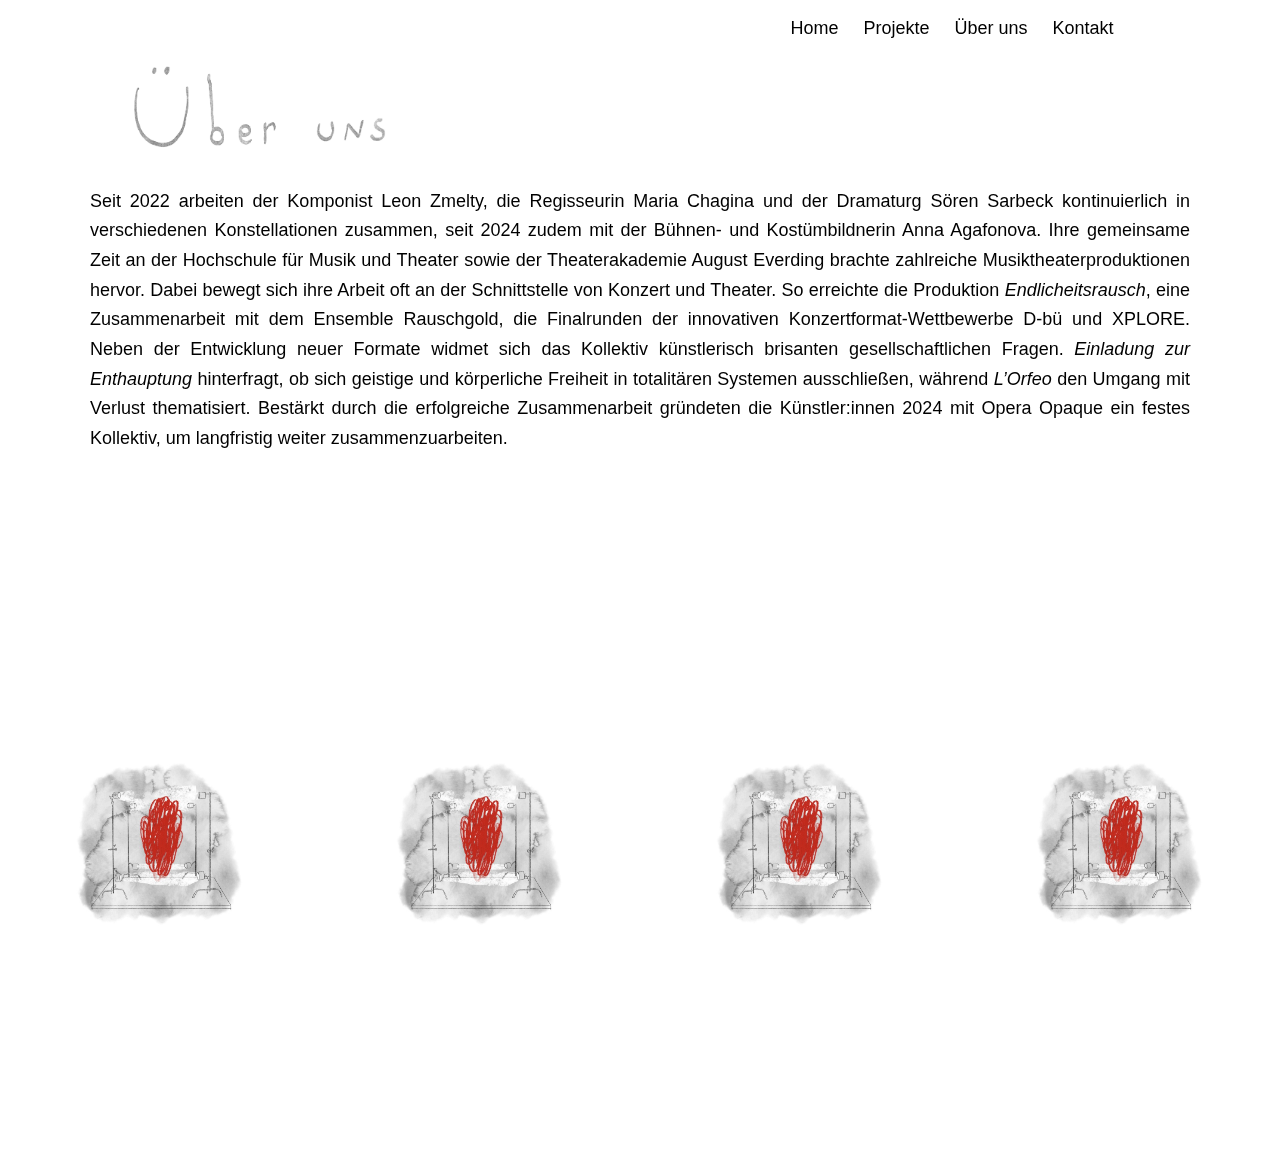
<file: about.html>
<!doctype html>
<html lang="de">
<head>
  <meta charset="utf-8" />
  <meta name="viewport" content="width=device-width, initial-scale=1" />
  <title>Über uns – Opera Opaque</title>
  <meta name="description" content="Über das Kollektiv Opera Opaque" />
  <link rel="stylesheet" href="styles.css">
  <link rel="icon" href="bilder/favicon.png" type="image/png">
</head>
<body class="about">

  <!-- Header -->
  <header class="site-header">
    <!--div class="brand">Opera Opaque</div-->
    <nav class="navlinks" aria-label="Hauptnavigation">
      <a href="index.html">Home</a>
      <a href="projekte.html">Projekte</a>
      <a href="about.html" aria-current="page">Über uns</a>
      <a href="kontakt.html">Kontakt</a>
    </nav>
  </header>

  <main>
    <!-- ÜBER UNS -->
    <section id="about" class="about-section" aria-labelledby="about-title">
      <h2 id="about-title" class="section-title">
        <img src="bilder/about-drawing.jpg" alt="Über uns" />
      </h2>

      <p class="about-intro">
        Seit 2022 arbeiten der Komponist Leon Zmelty, die Regisseurin Maria Chagina und der
        Dramaturg Sören Sarbeck kontinuierlich in verschiedenen Konstellationen zusammen,
        seit 2024 zudem mit der Bühnen- und Kostümbildnerin Anna Agafonova. Ihre
        gemeinsame Zeit an der Hochschule für Musik und Theater sowie der
        Theaterakademie August Everding brachte zahlreiche Musiktheaterproduktionen
        hervor. Dabei bewegt sich ihre Arbeit oft an der Schnittstelle von Konzert und Theater.
        So erreichte die Produktion <i>Endlicheitsrausch</i>, eine Zusammenarbeit mit dem Ensemble
        Rauschgold, die Finalrunden der innovativen Konzertformat-Wettbewerbe D-bü und
        XPLORE. Neben der Entwicklung neuer Formate widmet sich das Kollektiv künstlerisch
        brisanten gesellschaftlichen Fragen. <i>Einladung zur Enthauptung</i> hinterfragt, ob sich
        geistige und körperliche Freiheit in totalitären Systemen ausschließen, während <i>L’Orfeo</i>
        den Umgang mit Verlust thematisiert. Bestärkt durch die erfolgreiche Zusammenarbeit
        gründeten die Künstler:innen 2024 mit Opera Opaque ein festes Kollektiv, um langfristig
        weiter zusammenzuarbeiten.
      </p>

      <!-- Vollbreite Team-Bilder / Galerie -->
      <div class="about-gallery fullwidth-gallery">

        <!-- Maria Chagina -->
        <figure class="person">
          <img class="image-default" src="bilder/maria-1.jpg" alt="Maria Chagina – Regie">
          <img class="image-hover"  src="bilder/maria-2.jpg" alt="" aria-hidden="true">

          <figcaption class="overlay">
            <h3 class="name">Maria Chagina</h3>
            <span class="role">Regie</span>
          </figcaption>

          <a class="card-link"
             href="https://mariachagina.com/"
             target="_blank" rel="noopener"
             aria-label="Externe Seite von Maria Chagina"></a>
        </figure>

        <!-- Leon Zmelty -->
        <figure class="person">
          <img class="image-default" src="bilder/leon-1.jpg" alt="Leon Zmelty – Komposition">
          <img class="image-hover"  src="bilder/leon-2.jpg" alt="" aria-hidden="true">

          <figcaption class="overlay">
            <h3 class="name">Leon Zmelty</h3>
            <span class="role">Komposition</span>
          </figcaption>

          <a class="card-link"
             href="https://www.leonzmelty.de/"
             target="_blank" rel="noopener"
             aria-label="Externe Seite von Leon Zmelty"></a>
        </figure>

        <!-- Sören Sarbeck -->
        <figure class="person">
          <img class="image-default" src="bilder/soeren-1.jpg" alt="Sören Sarbeck – Dramaturgie &amp; Text">
          <img class="image-hover"  src="bilder/soeren-2.jpg" alt="" aria-hidden="true">

          <figcaption class="overlay">
            <h3 class="name">Sören Sarbeck</h3>
            <span class="role">Dramaturgie &amp; Text</span>
          </figcaption>

          <a class="card-link"
             href="https://www.theaterluebeck.de/personen/soeren-sarbeck.html"
             target="_blank" rel="noopener"
             aria-label="Externe Seite von Sören Sarbeck"></a>
        </figure>

        <!-- Anna Agafonova -->
        <figure class="person">
          <img class="image-default" src="bilder/anna-1.jpg" alt="Anna Agafonova – Bühne &amp; Kostüm">
          <img class="image-hover"  src="bilder/anna-2.jpg" alt="" aria-hidden="true">

          <figcaption class="overlay">
            <h3 class="name">Anna Agafonova</h3>
            <span class="role">Bühne &amp; Kostüm</span>
          </figcaption>

          <a class="card-link"
             href="https://www.behance.net/aagafonova?locale=de_DE"
             target="_blank" rel="noopener"
             aria-label="Externe Seite von Anna Agafonova"></a>
        </figure>

      </div>
    </section>
  </main>
<script src="about.js"></script>

</body>
</html>
</file>
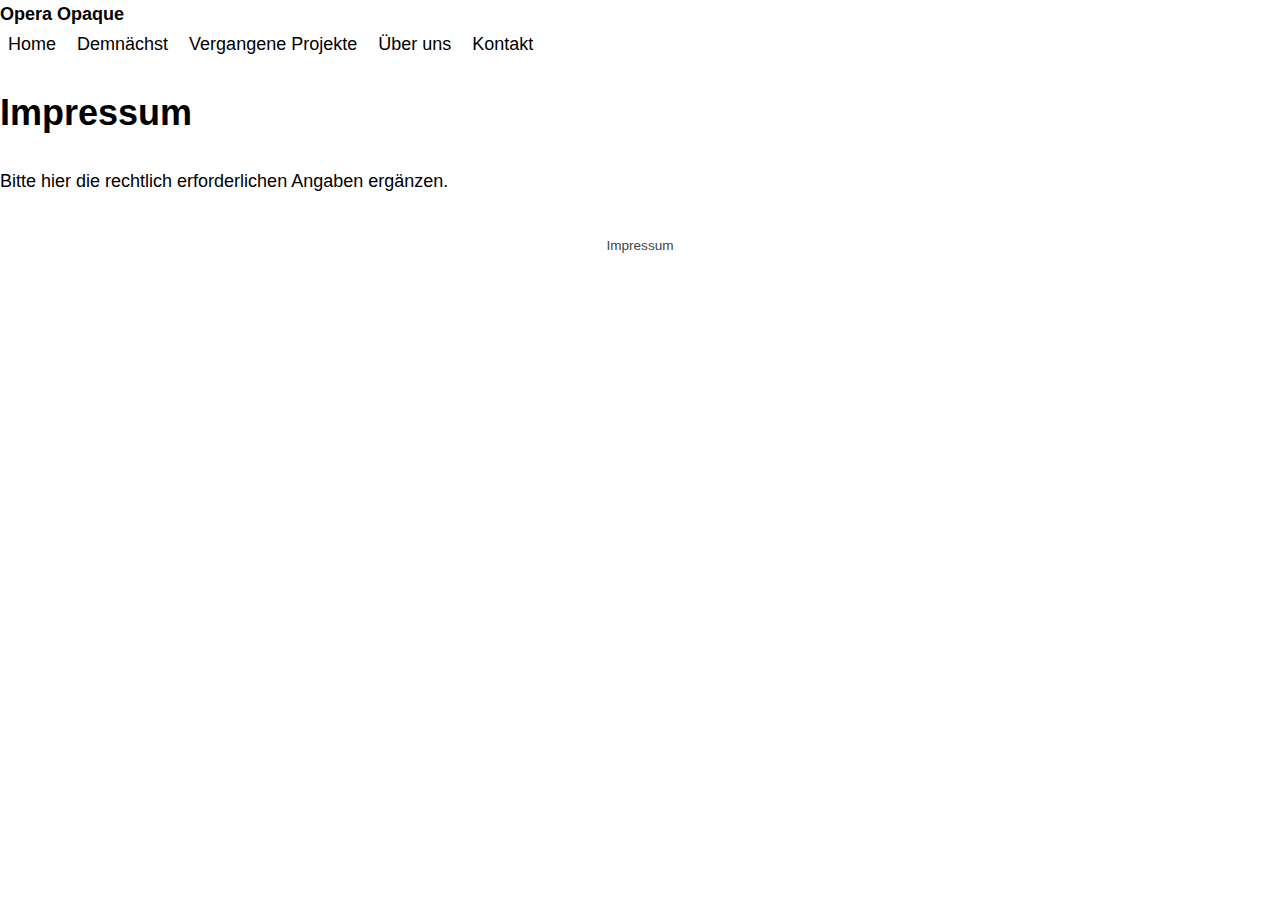
<file: impressum.html>
<!doctype html>
<html lang="de">
<head>
  <meta charset="utf-8" />
  <meta name="viewport" content="width=device-width, initial-scale=1" />
  <title>Impressum – Opera Opaque</title>
  <meta name="description" content="Impressum für Opera Opaque." />
  <link rel="stylesheet" href="styles.css">
</head>
<body>
  <header>
  <a href="index.html" class="brand">Opera Opaque</a>
  <nav class="navlinks" aria-label="Hauptnavigation">
    <a href="index.html">Home</a>
    <a href="index.html#aktuell-wrapper">Demnächst</a>
    <a href="index.html#past">Vergangene Projekte</a>
    <a href="about.html">Über uns</a>
    <a href="kontakt.html">Kontakt</a>
  </nav>
</header>


  <main class="wrap">
    <h1>Impressum</h1>
    <p>Bitte hier die rechtlich erforderlichen Angaben ergänzen.</p>
  </main>

  <footer class="site-footer">
    <a href="impressum.html" class="footer-link">Impressum</a>
  </footer>
</body>
</html>
</file>
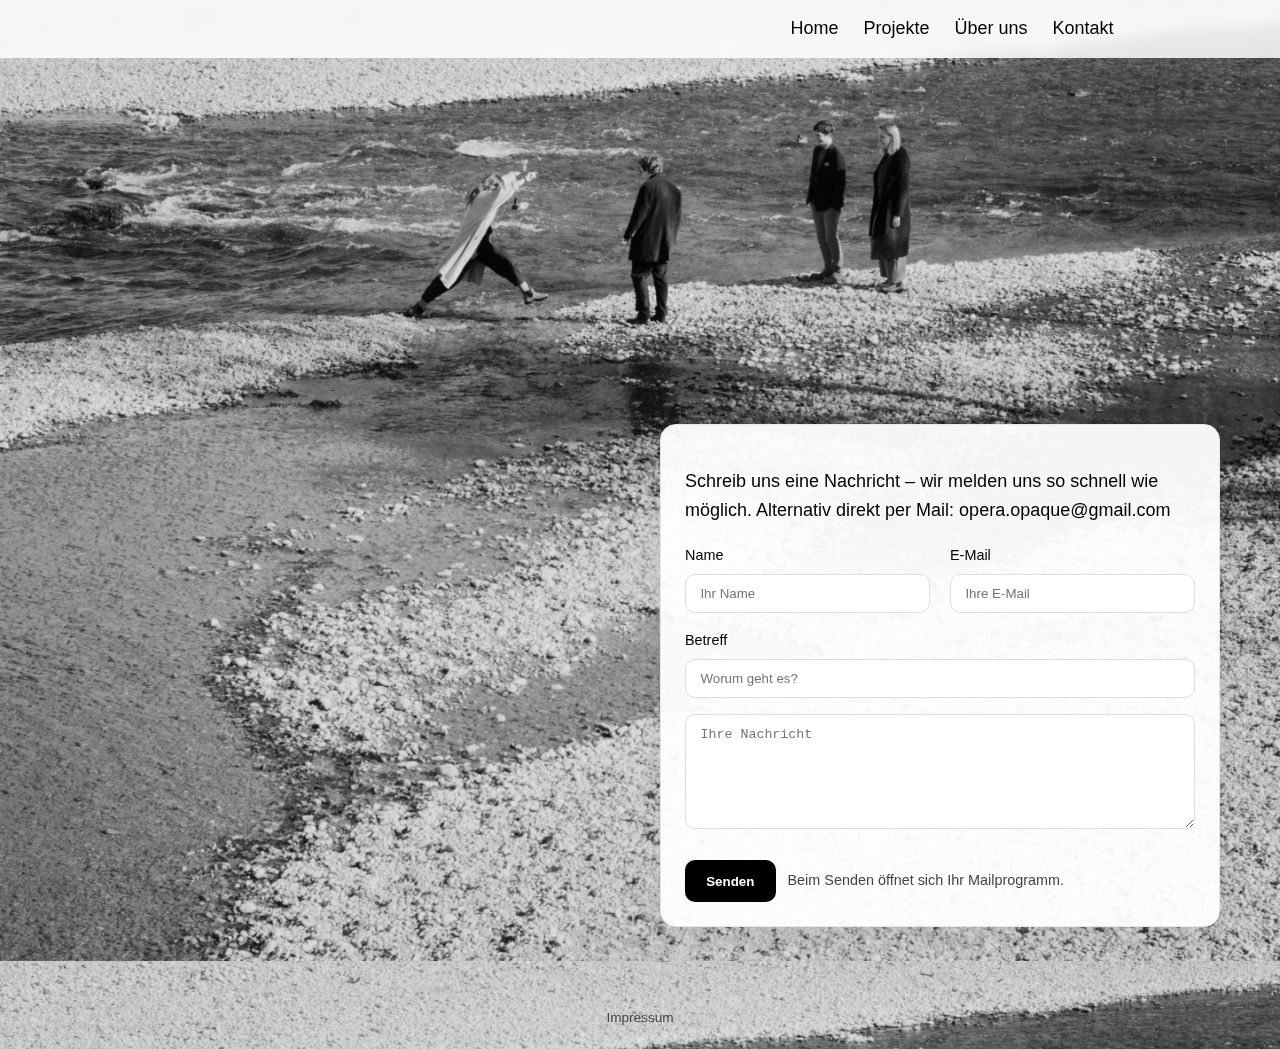
<file: kontakt.html>
<!doctype html>
<html lang="de">
<head>
  <meta charset="utf-8" />
  <meta name="viewport" content="width=device-width, initial-scale=1" />
  <title>Kontakt – Opera Opaque</title>
  <meta name="description" content="Kontakt zum Kollektiv Opera Opaque." />
  <link rel="stylesheet" href="styles.css">
  <link rel="icon" href="/bilder/favicon.png" type="image/png">
</head>
<body class="kontakt">

  <!-- Einheitlicher Header wie auf den anderen Seiten -->
  <header class="site-header">
    <!--div class="brand">Opera Opaque</div-->
    <nav class="navlinks" aria-label="Hauptnavigation">
      <a href="index.html">Home</a>
      <a href="projekte.html">Projekte</a>
      <a href="about.html">Über uns</a>
      <a href="kontakt.html" aria-current="page">Kontakt</a>
    </nav>
  </header>

  <main>
    <!-- Zeichnung statt Überschrift, bündig ohne Rand -->
    <!--figure class="kontakt-drawing" aria-label="Kontakt">
      <img src="bilder/kontakt-drawing.jpg" alt="Kontakt Zeichnung">
    </figure>

    <!-- Intro + Formular als abgehobene Karte -->
    <section class="kontakt-wrap" aria-label="Kontaktformular">
      <div class="kontakt-card">
        <p class="kontakt-intro">
          Schreib uns eine Nachricht – wir melden uns so schnell wie möglich.
          Alternativ direkt per Mail:
          <a class="mail-link" href="mailto:opera.opaque@gmail.com">opera.opaque@gmail.com</a>
        </p>

        <form id="kontaktForm" class="kontakt-form" novalidate>
          <div class="field">
            <label for="name">Name</label>
            <input class="input" type="text" id="name" name="name" placeholder="Ihr Name" required>
          </div>
          <div class="field">
            <label for="email">E‑Mail</label>
            <input class="input" type="email" id="email" name="email" placeholder="Ihre E‑Mail" required>
          </div>
          <div class="field field-full">
            <label for="betreff">Betreff</label>
            <input class="input" type="text" id="betreff" name="betreff" placeholder="Worum geht es?" required>
          </div>
          <div class="field field-full">
            <label for="message" class="sr-only">Nachricht</label>
            <textarea class="textarea" id="message" name="message" rows="6" placeholder="Ihre Nachricht" required></textarea>
          </div>

          <div class="submit-row">
            <button class="btn" type="submit">Senden</button>
            <span class="note">Beim Senden öffnet sich Ihr Mailprogramm.</span>
          </div>

          <p id="successMsg" class="success" role="status" aria-live="polite">Vielen Dank! Ihr Mailprogramm wurde geöffnet.</p>
        </form>
      </div>
    </section>
  </main>

  <footer class="site-footer">
    <a href="impressum.html" class="footer-link">Impressum</a>
  </footer>

  <script>
(function () {{
    const form = document.getElementById('kontaktForm');
    const success = document.getElementById('successMsg');
    if (!form) return;
    form.addEventListener('submit', function (e) {{
      e.preventDefault();
      const name = document.getElementById('name').value.trim();
      const email = document.getElementById('email').value.trim();
      const subject = encodeURIComponent(document.getElementById('betreff').value.trim());
      const message = encodeURIComponent(document.getElementById('message').value.trim() + (name ? `\n\n— ${name}` : '') + (email ? `\n${email}` : ''));
      window.location.href = `mailto:opera.opaque@gmail.com?subject=${subject}&body=${message}`;
      if (success) success.style.display = 'block';
    }});
  }})();
  </script>
</body>
</html>
</file>
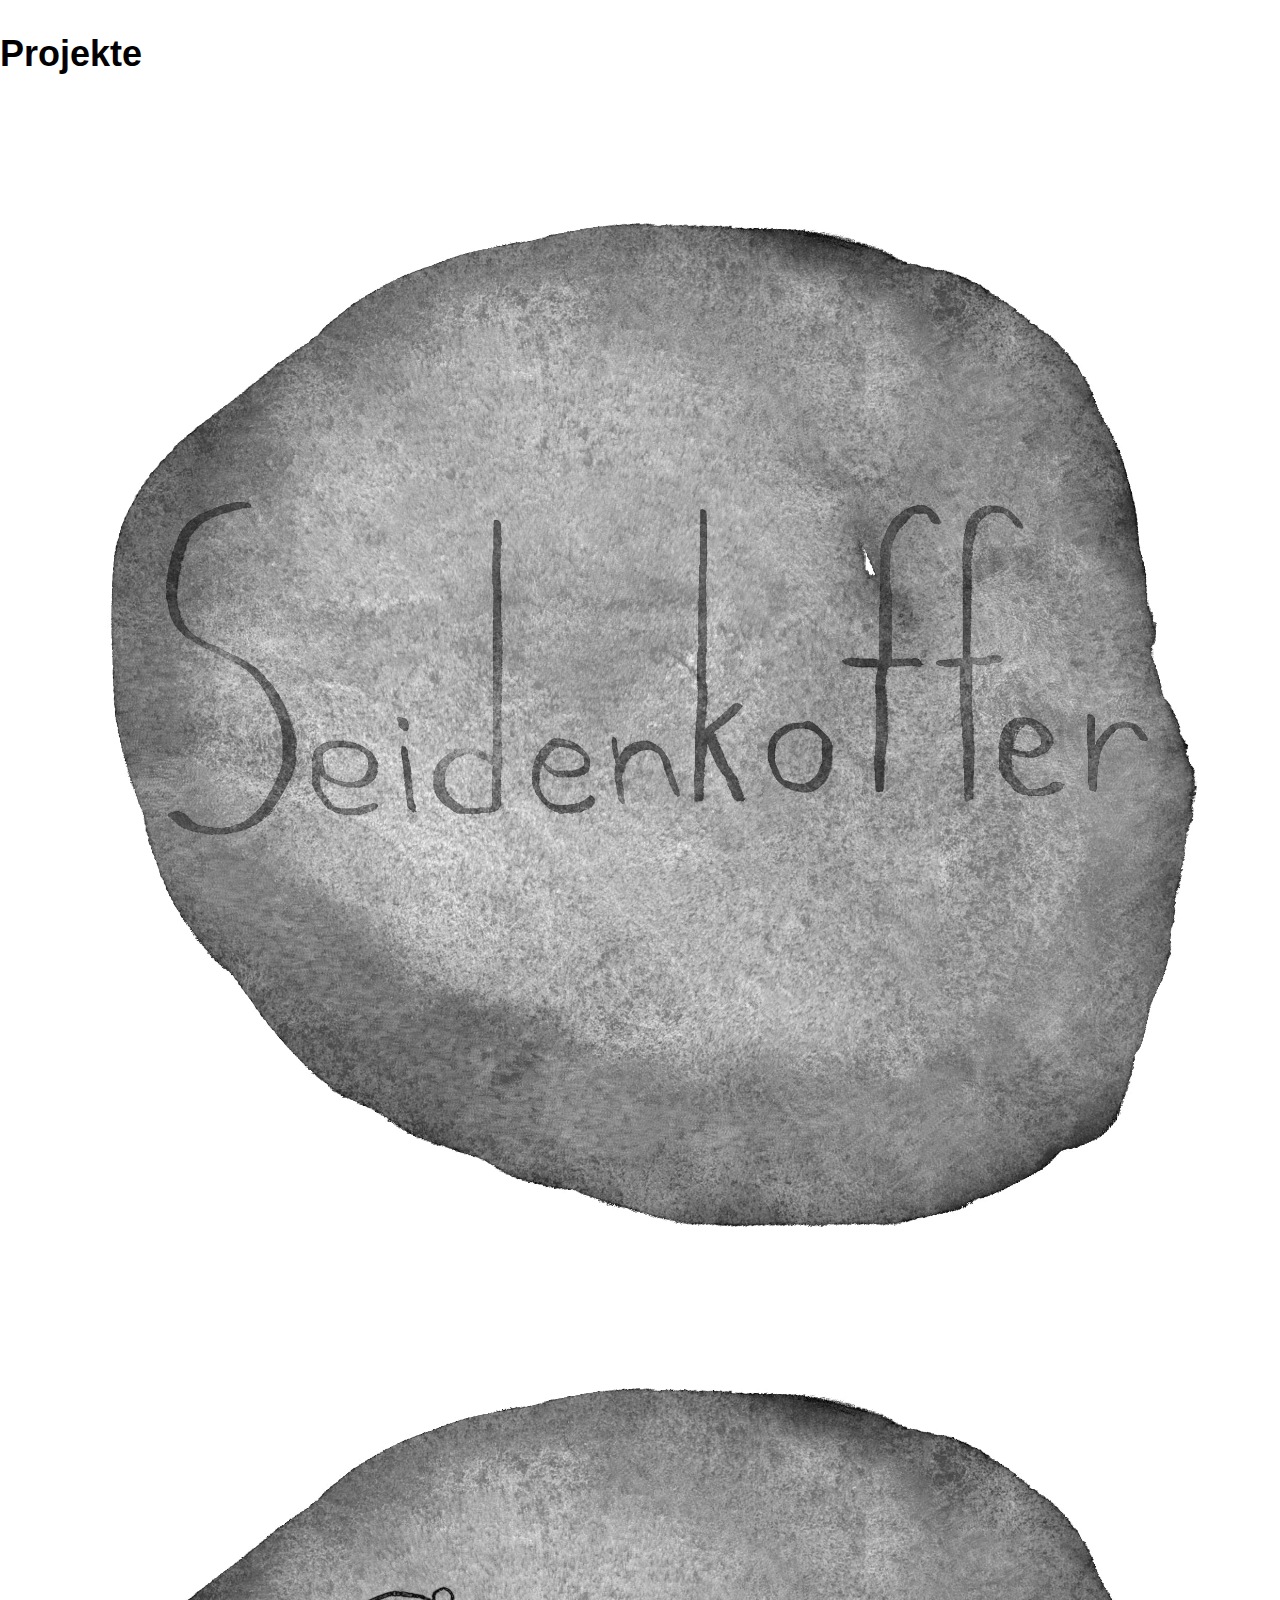
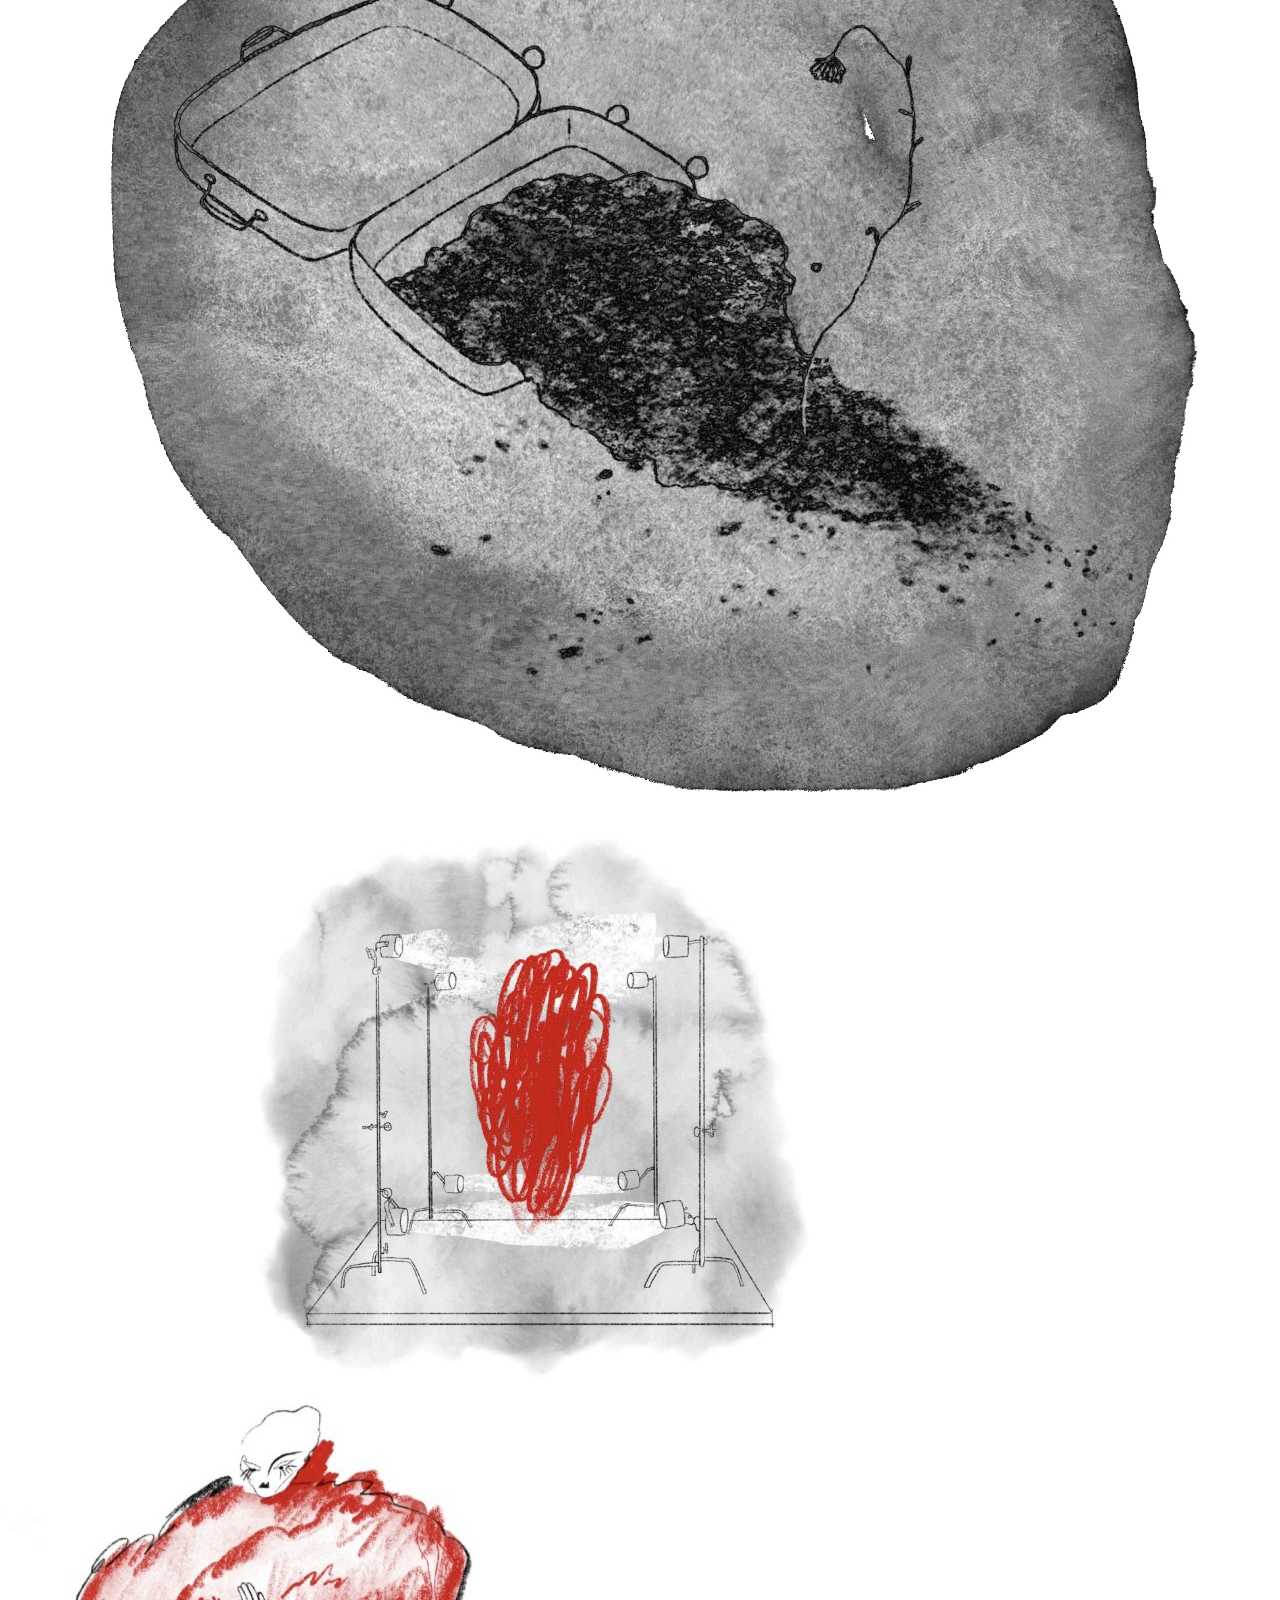
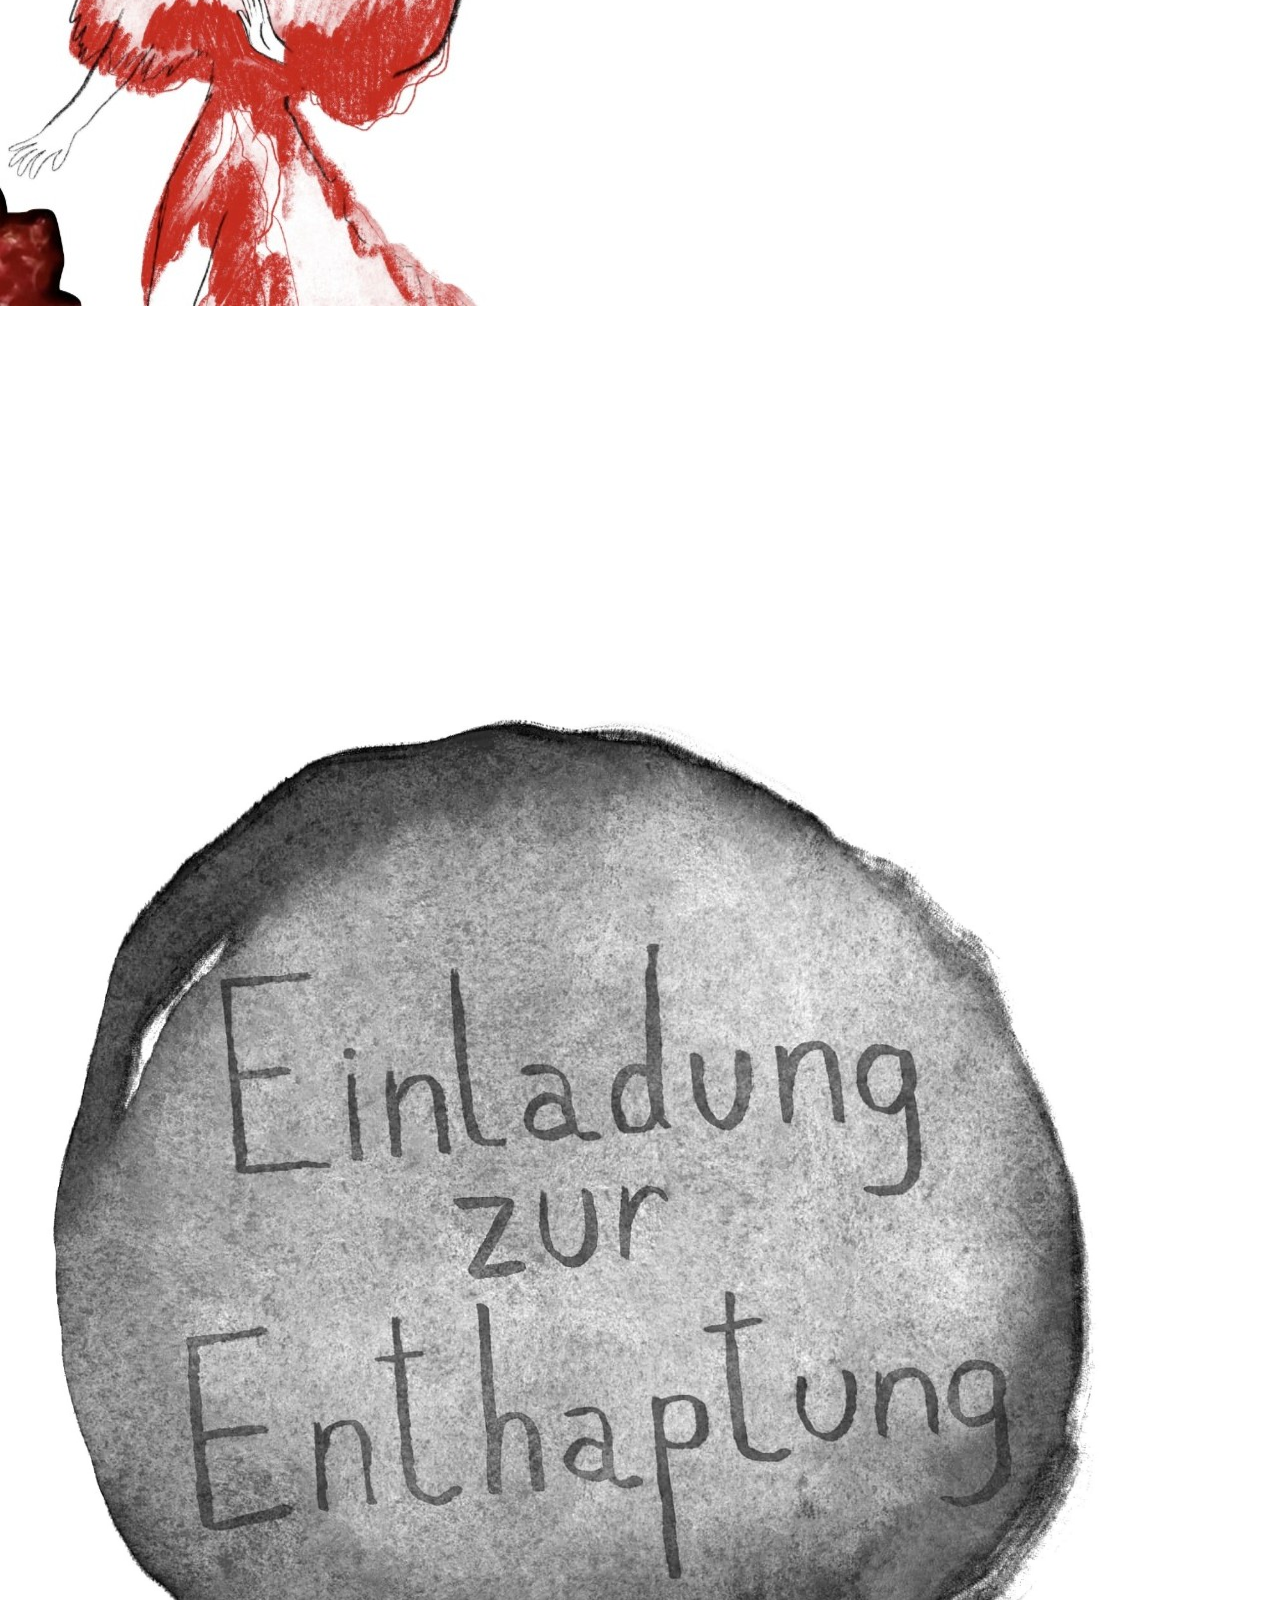
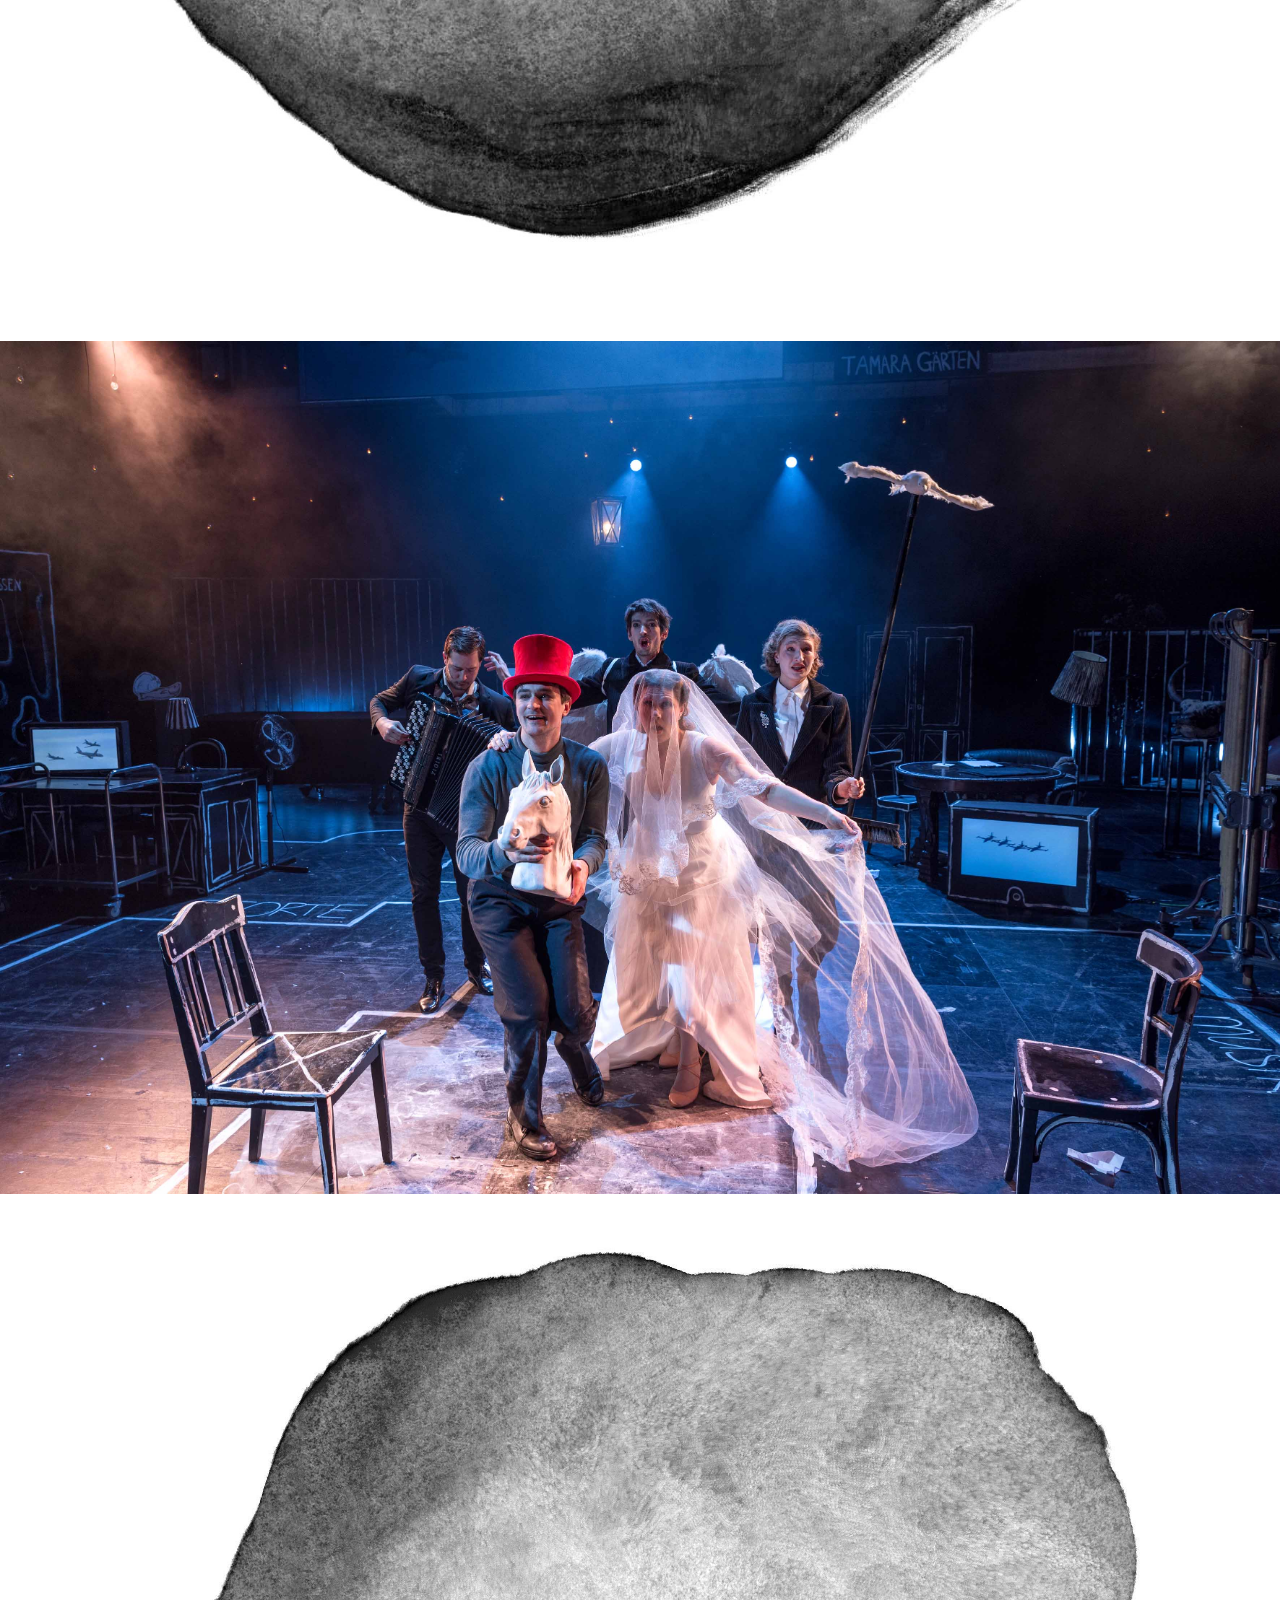
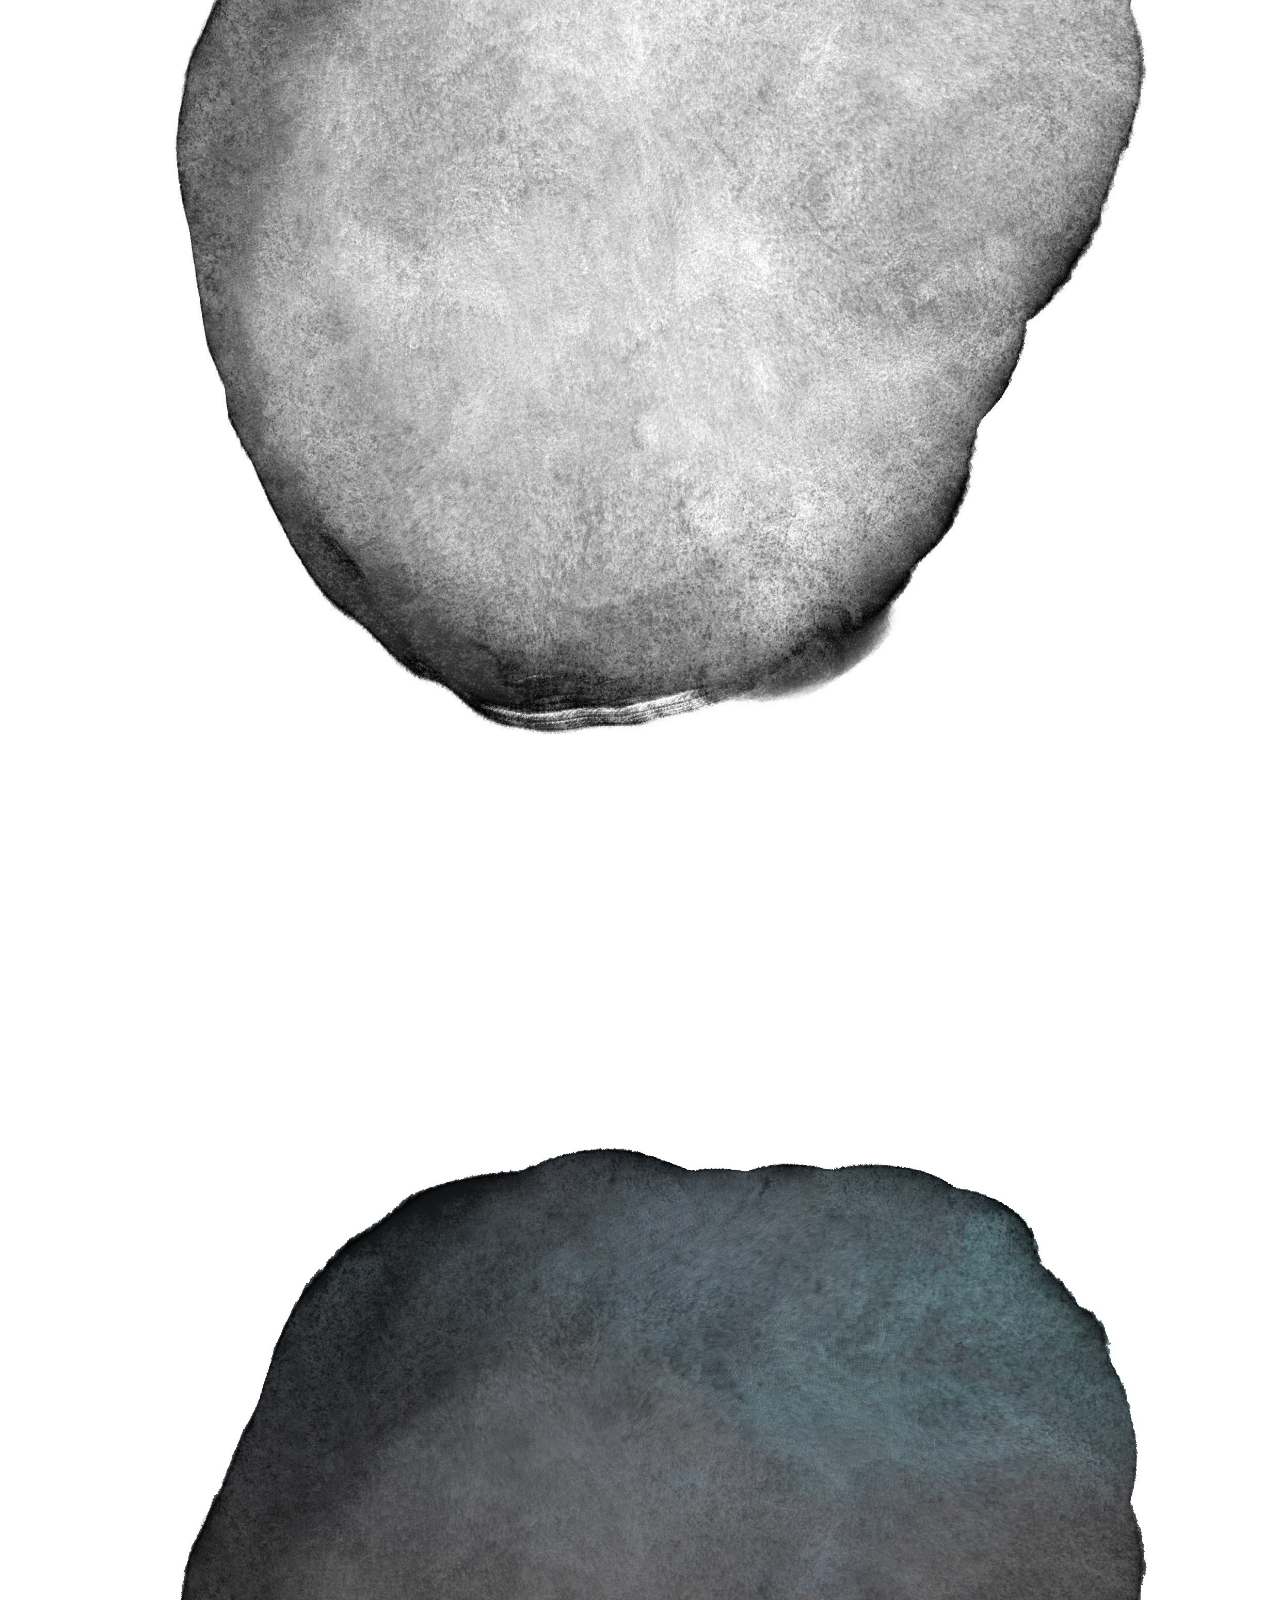
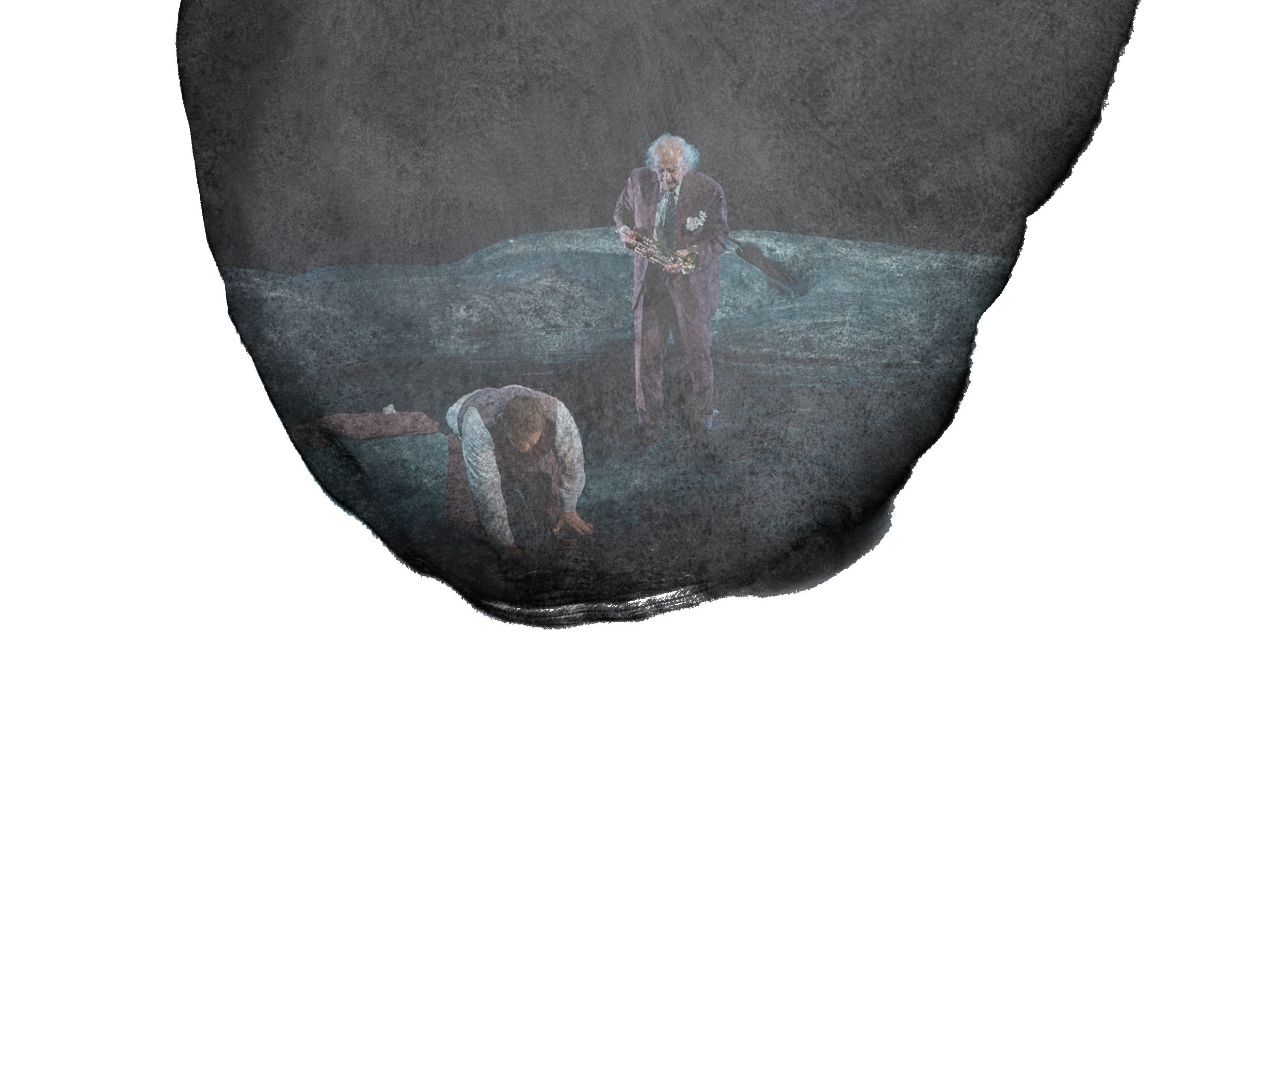
<file: projects.html>
<!doctype html>
<html lang="de">
<head>
  <meta charset="utf-8" />
  <meta name="viewport" content="width=device-width, initial-scale=1" />
  <title>Projekte – Opera Opaque</title>
  <meta name="description" content="Überblick über Projekte von Opera Opaque" />
  <link rel="icon" href="/bilder/favicon.png" type="image/png">
  <link rel="stylesheet" href="styles.css">
</head>
<body class="projects">
  <header class="site-header">
    <div class="brand">Opera Opaque</div>
    <nav class="navlinks" aria-label="Hauptnavigation">
      <a href="index.html">Home</a>
      <a href="projekte.html" aria-current="page">Projekte</a>
      <a href="about.html">Über uns</a>
      <a href="kontakt.html">Kontakt</a>
    </nav>
  </header>

  <main class="projects-wrap">
    <h1 class="projects-title">Projekte</h1>

    <section class="projects-grid projects-grid--2x2">
      <!-- Kachel 1: Seidenkoffer -->
      <a class="tile tile--swap" href="projekte/seidenkoffer.html" aria-label="Zur Projektseite: Seidenkoffer">
        <img class="img default" src="bilder/seidenkoffer-1.jpg" alt="Seidenkoffer">
        <img class="img hover"   src="bilder/seidenkoffer-2.jpg" alt="" aria-hidden="true">
      </a>

      <!-- Kachel 2: Phantom -->
      <a class="tile tile--swap" href="projekte/phantom.html" aria-label="Zur Projektseite: Phantom">
        <img class="img default" src="bilder/phantom-1.jpg" alt="Phantom">
        <img class="img hover"   src="bilder/phantom-2.jpg" alt="" aria-hidden="true">
      </a>

      <!-- Kachel 3: Einladung zur Enthauptung -->
      <a class="tile tile--swap" href="projekte/enthauptung.html" aria-label="Zur Projektseite: Einladung zur Enthauptung">
        <img class="img default" src="bilder/enthauptung-1.jpg" alt="Einladung zur Enthauptung">
        <img class="img hover"   src="bilder/enthauptung-2.jpg" alt="" aria-hidden="true">
      </a>

      <!-- Kachel 4: Orfeo -->
      <a class="tile tile--swap" href="projekte/orfeo.html" aria-label="Zur Projektseite: Orfeo">
        <img class="img default" src="bilder/orfeo-1.jpg" alt="Orfeo">
        <img class="img hover"   src="bilder/orfeo-2.jpg" alt="" aria-hidden="true">
      </a>
    </section>
  </main>
</body>
</html>
</file>
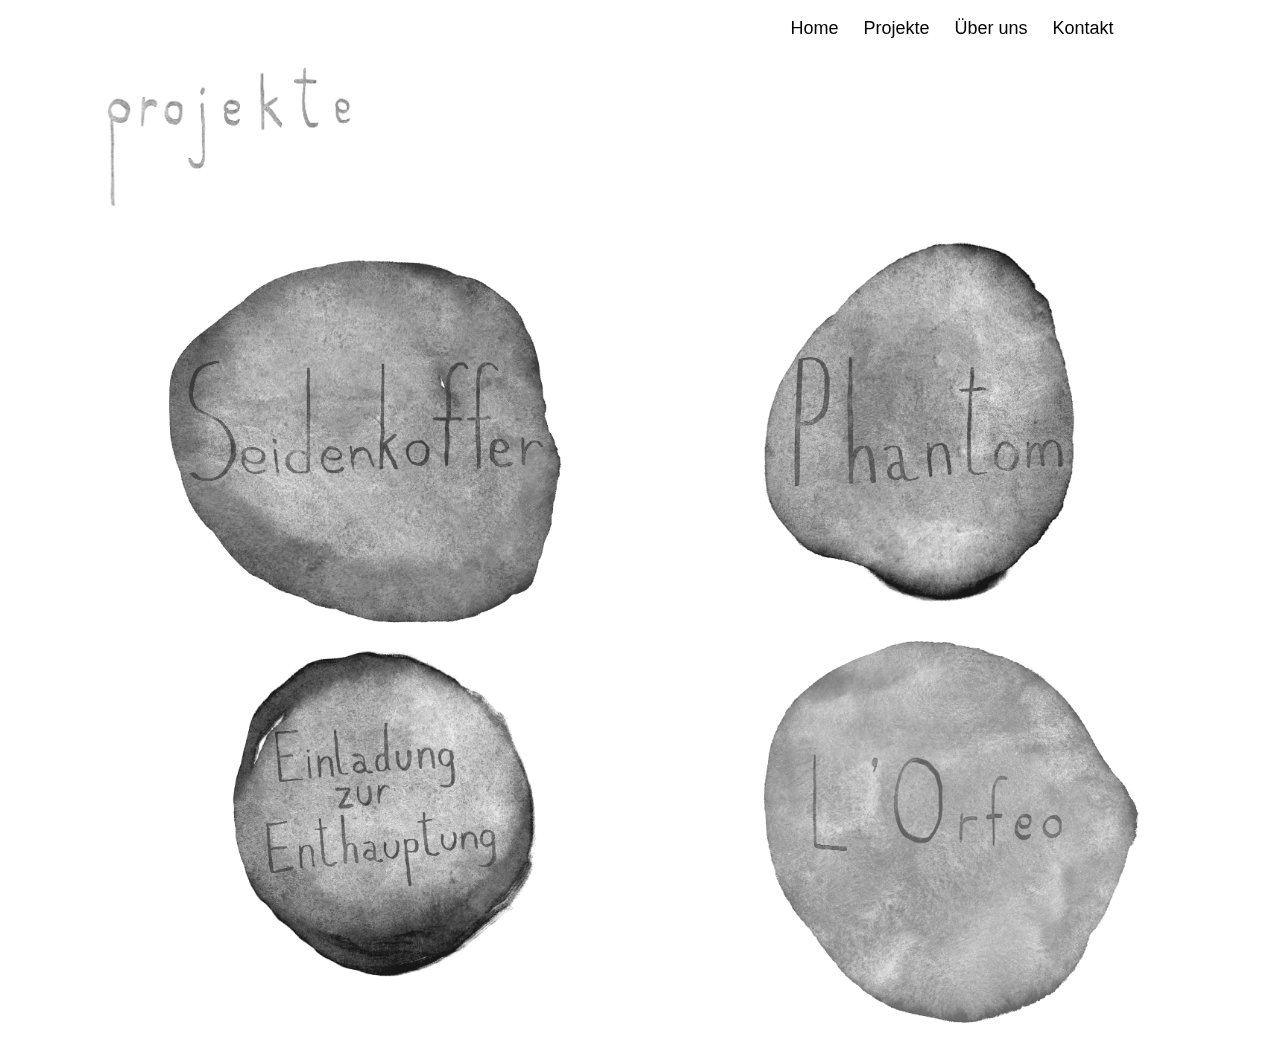
<file: projekte.html>
<!doctype html>
<html lang="de">
<head>
  <meta charset="utf-8" />
  <meta name="viewport" content="width=device-width, initial-scale=1" />
  <title>Projekte – Opera Opaque</title>
  <meta name="description" content="Überblick über Projekte von Opera Opaque" />
  <link rel="stylesheet" href="styles.css">
  <link rel="icon" href="bilder/favicon.png" type="image/png">
</head>
<body class="projekte">

  <!-- Header -->
  <header class="site-header">
    <!--div class="brand">Opera Opaque</div-->
    <nav class="navlinks" aria-label="Hauptnavigation">
      <a href="index.html">Home</a>
      <a href="projekte.html" aria-current="page">Projekte</a>
      <a href="about.html">Über uns</a>
      <a href="kontakt.html">Kontakt</a>
    </nav>
  </header>

  <main class="projekte-wrap">
    <!-- Überschrift als Bild -->
    <h1 class="projekte-title">
      <img class="projekte-title-image" src="bilder/projekte-drawing.jpg" alt="Projekte">
    </h1>

    <!-- 2×2 Grid ohne Zwischenräume -->
    <section class="projekte-grid projekte-grid--2x2">
      <!-- Kachel 1: Seidenkoffer -->
      <a class="tile tile--swap" href="projekte/seidenkoffer.html" aria-label="Zur Projektseite: Seidenkoffer">
        <img class="img default" src="bilder/seidenkoffer-1.png" alt="Seidenkoffer">
        <img class="img hover"   src="bilder/seidenkoffer-2.png" alt="" aria-hidden="true">
      </a>

      <!-- Kachel 2: Phantom -->
      <a class="tile tile--swap" href="projekte/phantom.html" aria-label="Zur Projektseite: Phantom">
        <img class="img default" src="bilder/phantom-1.png" alt="Phantom">
        <img class="img hover"   src="bilder/phantom-2.png" alt="" aria-hidden="true">
      </a>

      <!-- Kachel 3: Einladung zur Enthauptung -->
      <a class="tile tile--swap" href="projekte/enthauptung.html" aria-label="Zur Projektseite: Einladung zur Enthauptung">
        <img class="img default" src="bilder/enthauptung-1.png" alt="Einladung zur Enthauptung">
        <img class="img hover"   src="bilder/enthauptung-2.png" alt="" aria-hidden="true">
      </a>

      <!-- Kachel 4: Orfeo -->
      <a class="tile tile--swap" href="projekte/orfeo.html" aria-label="Zur Projektseite: Orfeo">
        <img class="img default" src="bilder/orfeo-1.png" alt="Orfeo">
        <img class="img hover"   src="bilder/orfeo-2.png" alt="" aria-hidden="true">
      </a>
    </section>
  </main>
  <script src="projekte.js"></script>
</body>
</html>
</file>
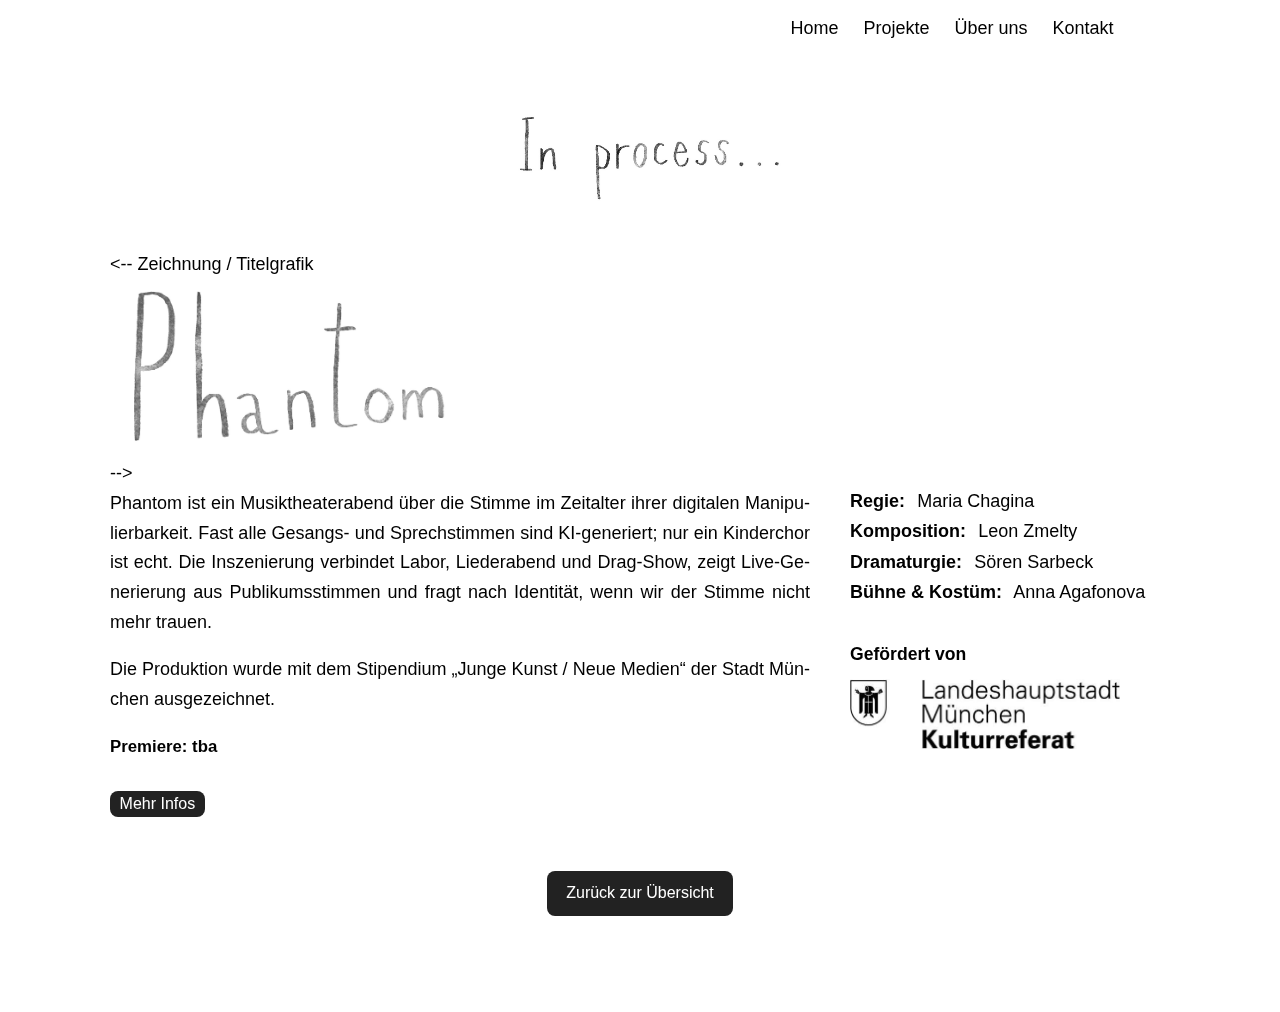
<file: projekte/phantom.html>
<!doctype html>
<html lang="de">
<head>
  <meta charset="utf-8" />
  <meta name="viewport" content="width=device-width, initial-scale=1" />
  <title>Seidenkoffer – Opera Opaque</title>
  <meta name="description" content="Projektseite Seidenkoffer – Opera Opaque" />
  <link rel="stylesheet" href="../styles.css">
  <link rel="icon" href="/bilder/favicon.png" type="image/png">
</head>
<body class="projekt-seite">

  <header class="site-header">
    <!--div class="brand">Opera Opaque</div-->
    <nav class="navlinks" aria-label="Hauptnavigation">
      <a href="../index.html">Home</a>
      <a href="../projekte.html">Projekte</a>
      <a href="../about.html">Über uns</a>
      <a href="../kontakt.html">Kontakt</a>
    </nav>
  </header>
  
  <main class="projekt-wrap">
    <!-- Hero (volle Breite) -->
    <figure class="projekt-hero" aria-label="Projekt-Hero">
      <img src="../bilder/in-process.jpg" alt="in-process">
    </figure>

    <-- Zeichnung / Titelgrafik 
    <figure class="projekt-drawing" aria-label="Titelgrafik">
      <img src="../bilder/phantom-drawing.jpg" alt="Phantom – Zeichnung">
    </figure>-->

    <!-- ZWEI SPALTEN: links Inhalt, rechts Sidebar -->
    <section class="projekt-maingrid">
      <!-- LINKE SPALTE -->
      <div class="content-left">
        <div class="projekt-beschreibung">
          <p>
            Phantom ist ein Musiktheaterabend über die Stimme im Zeitalter ihrer digitalen
            Manipulierbarkeit. Fast alle Gesangs- und Sprechstimmen sind KI-generiert; nur ein Kinderchor
            ist echt. Die Inszenierung verbindet Labor, Liederabend und Drag-Show, zeigt Live-Generierung
            aus Publikumsstimmen und fragt nach Identität, wenn wir der Stimme nicht mehr trauen.
          </p>
          <p>
            Die Produktion wurde mit dem Stipendium „Junge Kunst / Neue Medien“ der Stadt München ausgezeichnet.
          </p>
        </div>

        <div class="premiere">
          <p class="date"><strong>Premiere:</strong> tba</p>
          <div class="more-info">
            <a href="https://stadt.muenchen.de/infos/projektstipendien-neue-medien-musik.html" target="_blank">
              Mehr Infos
            </a>
              <!-- <div class="pressestimmen"><a href="LINK-ZU-PRESSE">Pressestimmen</a></div>
            <div class="trailer"><a href="LINK-ZU-TRAILER">Trailer</a></div>-->
          </div>
        </div>
      </div>

      <!-- RECHTE SPALTE (SIDEBAR) -->
      <aside class="projekt-sidebar" aria-label="Credits">
        <p><strong>Regie:</strong> Maria Chagina</p>
        <p><strong>Komposition:</strong> Leon Zmelty</p>
        <p><strong>Dramaturgie:</strong> Sören Sarbeck</p>
        <p><strong>Bühne &amp; Kostüm:</strong> Anna Agafonova</p>
        <br>
        <h2>Gefördert von</h2>
        <div class="logos">
          <img src="../bilder/logo1.png" alt="Kulturreferat München">
           <!-- <img src="../logos/logo2.svg" alt="Förderer 2">-->
        </div>
      </aside>
    </section>

    <div class="back-nav">
      <a href="/projekte" class="back-button">Zurück zur Übersicht</a>
    </div>
  </main>
</body>
</html>
</file>
<file: styles.css>
/* ==== Grunddesign ==== */
:root{
  --bg:#ffffff;
  --ink:#000000;
  --muted:#444444;
  --font-base:"Helvetica Neue",Helvetica,Arial,sans-serif;
  --fs-base:18px;
  --lh:1.65;
}
*{ box-sizing:border-box; }
html,body{ height:100%; margin:0; font-weight:100; }
html{ scroll-behavior:smooth; }
body{
  background:var(--bg);
  color:var(--ink);
  font-family:var(--font-base);
  font-size:var(--fs-base);
  line-height:var(--lh);
}
img{ display:block; max-width:100%; height:auto; }
a{ color:#000; text-decoration:none; }
a:hover,a:focus{ color:#222; }

/* ==== Video Hintergrund (Frontpage) ==== */
.frontpage .video-bg{
  position:fixed; inset:0; z-index:1;
}
.frontpage .video-bg .video{
  opacity:0;
  transition:opacity 0.4s ease;
}
.frontpage .video-bg .video.playing{
  opacity:1;
}
.frontpage-content.hidden{
  opacity:0;
  pointer-events:none;
}
.frontpage-content{
  transition:opacity 1.5s ease;
}

/* ==== Header ==== */
.site-header{
  position:fixed; top:0; left:0; width:100%; z-index:100;
  display:flex; align-items:center; justify-content:space-between;
  padding:14px 16px;
  background:rgba(255,255,255,0.85);
  transition:opacity .4s ease;
  opacity:0;
  pointer-events:none;
}
body.scrolled .site-header{ opacity:1; pointer-events:auto; }
.brand{ font-weight:600; }
.navlinks a{ padding:6px 8px; border-radius:8px; }

/* ==== Frontpage Inhalt ==== */
.frontpage-content{ position:relative; z-index:5; }
.right-panel{
  position:relative;
  margin-left:55vw;
  min-height:100vh;
  display:flex;
  align-items:flex-start;
  padding:12rem 3rem 4rem;
  background:transparent;
  color:var(--ink);
}
.right-content{
  max-width:52rem;
  width:100%;
  margin-top:0;
  padding-top:0;
}
.right-content h1:first-child{ margin-top:0; }
.lp-title{
  font-size:clamp(1.8rem,3.6vw,3.2rem);
  line-height:1.1;
  margin:0 0 2em 0;
}
.lp-sub{
  font-size:1.05rem;
  text-transform:uppercase;
  letter-spacing:.12em;
  margin:0 0 .35rem;
}
.lp-coming{
  display:flex;
  flex-direction:row;
  align-items:flex-start;
  gap:4rem;
}
.lp-coming-text{ flex:0 0 auto; }
.lp-what{ font-size:1.6rem; font-weight:600; margin:.15rem 0; }
.lp-when, .lp-where{
  margin:.1rem 0;
  color:var(--ink);
  white-space:nowrap;
}
.lp-tile{
  flex:0 0 auto;
  width:220px;
  margin-top:4rem;
}

/* ===== Kachel (Frontpage) ===== */
.tile{ position:relative; border-radius:12px; overflow:clip; margin-top:0; }
.tile img{ display:block; margin-left:0; }
.tile .overlay{
  position:absolute; left:0; right:0; bottom:0;
  padding:.5rem .75rem;
  background:transparent; color:var(--ink);
  opacity:0; transition:opacity .25s ease;
  pointer-events:none; text-align:left;
}
.tile:hover .overlay{ opacity:1; }
.overlay-label{ font-weight:600; text-transform:uppercase; letter-spacing:.08em; }
.tile .tile-link{ position:absolute; inset:0; }

/* ==== Footer ==== */
.site-footer{ padding:20px; text-align:center; font-size:.85rem; background:transparent; }
.footer-link{ color:var(--muted); }

/* ==== Responsive Frontpage ==== */
@media (max-width:900px){
  .right-panel{ margin-left:0; padding:2rem 1.25rem; min-height:auto; }
  .lp-title{ font-size:clamp(1.6rem,6vw,2.4rem); margin-bottom:2em; }
}

/* ==============================
   FRONTPAGE VIDEO
   ============================== */
.frontpage .video-bg{
  position:fixed !important; inset:0 !important; margin:0 !important;
  padding:0 !important; border:none !important; width:100% !important;
  height:100% !important; overflow:hidden !important; z-index:0 !important;
  background:none !important;
}
.frontpage .video-bg::after{ display:none !important; }
.frontpage .video-bg .video{
  display:block !important; width:100% !important; height:100% !important;
  margin:0 !important; padding:0 !important; border:none !important;
  object-fit:cover !important; object-position:left center !important;
  opacity:1 !important; visibility:visible !important;
}
.frontpage .hero-cover{
  height:100vh !important; margin:0 !important;
  padding:0 !important; border:0 !important; position:relative !important;
}

/* ==============================
   MOBILE FRONTPAGE
   ============================== */
@media (max-width:900px){
  .frontpage .video-bg{
    position:fixed !important; inset:0 !important; z-index:0 !important;
    overflow:hidden !important; background:none !important;
    clip-path:none !important; height:100vh !important;
  }
  .frontpage .video-bg::after{ display:none !important; }
  .frontpage .video-bg .video{
    display:block !important; position:absolute !important;
    top:0; left:0; bottom:0;
    height:100% !important; width:100% !important; min-width:100% !important;
    object-fit:cover !important; object-position:left center !important;
    opacity:1 !important; visibility:visible !important;
    transform:none !important; margin:0 !important; padding:0 !important; border:0 !important;
  }
  .frontpage .hero-cover{ height:100vh !important; margin:0 !important; padding:0 !important; }
  .frontpage-content{ position:relative; z-index:5; background:none !important; }
  .frontpage-content,
  .frontpage .right-panel .right-content{
    background:rgba(255,255,255,0.85);
    backdrop-filter:saturate(120%) blur(4px);
    border-radius:12px; padding:1rem 1.25rem;
    box-shadow:0 8px 24px rgba(0,0,0,.06);
  }
  .frontpage .right-panel{ margin-left:0; padding:2rem 1.25rem; min-height:auto; }
  .right-content h1:first-child{ margin-top:0; }
}

/* ==============================
   DESKTOP: Header in rechter Hälfte
   ============================== */
@media (min-width:900px){
  .site-header{ justify-content:center; padding-left:50vw; }
  .site-header .brand{ display:none; }
  .site-header .navlinks a{ margin:0 .125rem; }
}

/* ==============================
   GENERISCHE PROJEKTSEITEN
   ============================== */
body.projekt-seite .site-header,
body:is(.projekt-seite, .projekt-phantom) .site-header{
  position:sticky; top:0; z-index:100;
  opacity:1; pointer-events:auto;
  background:rgba(255,255,255,0.85);
  backdrop-filter:saturate(120%) blur(6px);
  border-bottom:none;
}

body.projekt-seite .projekt-wrap,
body:is(.projekt-seite, .projekt-phantom) .projekt-wrap{
  max-width:1100px;
  margin:0 auto;
  padding:0 20px 60px;
  display:block;
  padding-top:0 !important;
}

/* Hero – full-bleed */
body.projekt-seite .projekt-hero{
  width:100vw !important;
  position:relative !important;
  left:50% !important;
  transform:translateX(-50%) !important;
  margin-left:0 !important;
  padding:0 !important;
  margin-top:0 !important;
  margin-bottom:0 !important;
}
body.projekt-seite .projekt-hero img{
  width:100% !important;
  height:auto !important;
  display:block !important;
  object-fit:cover !important;
}

body.projekt-seite .projekt-wrap figure{ margin:0 !important; }
body.projekt-seite .projekt-drawing{ margin:0 !important; padding:0 !important; }
body.projekt-seite .projekt-drawing img{ display:block; width:100%; max-width:320px; height:auto; }

body.projekt-seite .projekt-maingrid,
body:is(.projekt-seite, .projekt-phantom) .projekt-maingrid{
  display:grid;
  grid-template-columns:1fr 320px;
  gap:40px;
  margin-top:0 !important;
  align-items:start;
}
body.projekt-seite .content-left,
body.projekt-seite .content-left .projekt-beschreibung{ margin-top:0 !important; padding-top:0 !important; }
body.projekt-seite .content-left .projekt-beschreibung > *:first-child{ margin-top:0 !important; }
body.projekt-seite .content-left .projekt-beschreibung{ text-align:justify; hyphens:auto; max-width:none; }
body.projekt-seite .content-left .premiere{ margin-top:1.25em; font-size:1.05rem; line-height:1.35; }
body.projekt-seite .content-left .premiere .date{ font-weight:700; }
body.projekt-seite .content-left .premiere .place{ margin-top:.15rem; font-weight:700; }

body.projekt-seite .projekt-sidebar{ margin-top:0 !important; align-self:start !important; }
body.projekt-seite .projekt-sidebar > *:first-child{ margin-top:0 !important; }
body.projekt-seite .projekt-sidebar h2{ font-size:1.1rem; margin:0 0 8px; }
body.projekt-seite .projekt-sidebar p{ display:block !important; margin:0 0 6px 0 !important; line-height:1.35; }
body.projekt-seite .projekt-sidebar p strong{ font-weight:bold !important; margin-right:.4em; }
body.projekt-seite .projekt-beschreibung strong{ font-weight:bold !important; }
body.projekt-seite .projekt-sidebar .logos{ display:grid; grid-template-columns:1fr; gap:10px; margin-top:10px; }
body.projekt-seite .projekt-sidebar .logos img{ max-width:100%; max-height:70px; height:auto; object-fit:contain; }

/* ==============================
   GALERIE – Justified Layout
   ============================== */
body.projekt-seite .projekt-galerie{
  margin-top:36px;
  position:relative;
  width:100%;
}
body.projekt-seite .projekt-galerie a{
  position:absolute !important;
  overflow:hidden;
  border-radius:8px;
}
body.projekt-seite .projekt-galerie img{
  width:100% !important;
  height:100% !important;
  object-fit:cover !important;
  display:block !important;
  position:static !important;
}

/* Lightbox */
body.projekt-seite .lightbox{
  position:fixed; inset:0; display:none;
  align-items:center; justify-content:center;
  background:rgba(0,0,0,.9); z-index:1000; padding:20px;
}
body.projekt-seite .lightbox.open{ display:flex; }
body.projekt-seite .lightbox-content{
  width:96vw; max-width:96vw; max-height:92vh;
  display:grid; grid-template-rows:1fr auto; gap:12px; padding:0;
}
body.projekt-seite .lightbox-content img{
  width:auto; height:auto;
  max-width:96vw; max-height:86vh;
  object-fit:contain; display:block; margin:0 auto;
}
body.projekt-seite .lightbox-caption{ color:#fff; font-size:.95rem; line-height:1.4; text-align:center; }
body.projekt-seite .lightbox-close,
body.projekt-seite .lightbox-prev,
body.projekt-seite .lightbox-next{
  position:absolute; top:50%; transform:translateY(-50%);
  background:rgba(255,255,255,.9); border:0; border-radius:999px;
  width:42px; height:42px; cursor:pointer; font-size:0;
}
body.projekt-seite .lightbox-close{ top:28px; right:28px; transform:none; }
body.projekt-seite .lightbox-prev{ left:20px; }
body.projekt-seite .lightbox-next{ right:20px; }
body.projekt-seite .lightbox-prev::after,
body.projekt-seite .lightbox-next::after{
  content:''; display:block; width:100%; height:100%;
  mask:url('data:image/svg+xml;utf8,<svg xmlns="http://www.w3.org/2000/svg" width="24" height="24"><path d="M15.41 16.59L10.83 12l4.58-4.59L14 6l-6 6 6 6z" fill="black"/></svg>') center/24px 24px no-repeat;
  background:#000;
}
body.projekt-seite .lightbox-next::after{
  mask:url('data:image/svg+xml;utf8,<svg xmlns="http://www.w3.org/2000/svg" width="24" height="24"><path d="M8.59 16.59L13.17 12 8.59 7.41 10 6l6 6-6 6z" fill="black"/></svg>') center/24px 24px no-repeat;
}
body.projekt-seite .lightbox-close::after{ content:'×'; display:block; font-size:28px; line-height:42px; text-align:center; color:#000; }

/* Responsive Projektseiten */
@media (max-width:900px){
  body.projekt-seite .projekt-maingrid{ grid-template-columns:1fr; }
  body.projekt-seite .projekt-sidebar{ margin-top:10px; }
  body.projekt-seite .content-left .projekt-beschreibung{ text-align:left; hyphens:none; padding:0 1rem; }
  body.projekt-seite .content-left .projekt-beschreibung p{ margin-left:0; margin-right:0; }
}

/* ==============================
   PROJEKTE-ÜBERSICHT
   ============================== */
body.projekte .site-header{
  position:sticky; top:0; z-index:100;
  opacity:1 !important; pointer-events:auto !important;
  background:rgba(255,255,255,0.85);
  backdrop-filter:saturate(120%) blur(6px);
}
body.projekte .projekte-wrap{ padding-top:0; }
body.projekte .projekte-title{ margin:0; padding:0; margin-left:80px; text-align:left; line-height:1; }
body.projekte .projekte-title .projekte-title-image{ display:block; max-width:320px; height:auto; }
body.projekte .projekte-grid--2x2{
  display:grid; grid-template-columns:repeat(2, minmax(0,1fr));
  grid-auto-rows:1fr; gap:0; margin:0 80px 80px; padding:0;
}
body.projekte .tile,
body.projekte .tile--swap,
body.projekte .projekte-grid--2x2 a{
  position:relative; display:block; width:100%;
  aspect-ratio:4/3; overflow:hidden; border-radius:0;
  text-decoration:none; margin:0; border:0; box-shadow:none;
}
body.projekte .tile--swap .img,
body.projekte .projekte-grid--2x2 a > img{
  position:absolute; inset:0; width:100%; height:100%;
  margin:0; max-width:none; object-fit:contain; object-position:center;
  background:#fff; transition:opacity .6s ease-in-out;
}
body.projekte .tile--swap .img.hover,
body.projekte .projekte-grid--2x2 a > img:nth-child(2){ opacity:0; }
body.projekte .tile--swap:hover .img.hover,
body.projekte .projekte-grid--2x2 a:hover > img:nth-child(2){ opacity:1; }
body.projekte .tile--swap:hover .img.default,
body.projekte .projekte-grid--2x2 a:hover > img:nth-child(1){ opacity:0; }
body.projekte .projekte-grid--2x2 a > img{ transition:opacity .6s ease-in-out; }
body.projekte .projekte-grid--2x2 a.inview > img:nth-child(2){ opacity:1; }
body.projekte .projekte-grid--2x2 a.inview > img:nth-child(1){ opacity:0; }
body.projekte.touch .projekte-grid--2x2 a:hover > img:nth-child(1),
body.projekte.touch .projekte-grid--2x2 a:hover > img:nth-child(2){ opacity:inherit !important; }
body.projekte .section-title,
body.about .section-title{ margin:0; padding:0; }
body.projekte .section-title img,
body.about .section-title img{ display:block; max-width:320px; width:100%; height:auto; }
@media (max-width:768px){
  body.projekte .projekte-grid--2x2{ grid-template-columns:1fr; gap:2rem; }
  body.projekte .projekte-grid--2x2 a img{ width:100%; height:auto; }
}
@media (max-width:700px){
  body.projekte .projekte-grid--2x2{ margin:0 20px 60px; }
  body.projekte .projekte-title{ margin-left:20px; padding-top:40px; }
  body.projekte .projekte-title .projekte-title-image{ max-width:220px; }
}
@media (hover:none) and (pointer:coarse){
  body.projekte .projekte-grid--2x2 a.inview > img:nth-child(1){ opacity:0; }
  body.projekte .projekte-grid--2x2 a.inview > img:nth-child(2){ opacity:1; }
  body.projekte .projekte-grid--2x2 a > img{ transition:opacity .6s ease-in-out; }
}

/* ==============================
   ÜBER UNS (About)
   ============================== */
body.about .site-header{
  position:sticky; top:0; z-index:100;
  opacity:1; pointer-events:auto;
  background:rgba(255,255,255,0.85);
  backdrop-filter:saturate(120%) blur(6px);
}
body.about main{ max-width:1100px; margin:0 auto; padding:0; }
body.about .intro{ max-width:72ch; margin:0 auto 28px; font-size:1.05rem; line-height:1.65; text-align:center; }
body.about .about-intro{ text-align:justify; hyphens:none; }
body.about .fullwidth-gallery{
  display:grid; grid-template-columns:repeat(auto-fit, minmax(200px,1fr));
  gap:0; margin:0; padding:0;
  width:100vw; margin-left:50%; transform:translateX(-50%);
}
body.about .fullwidth-gallery .person{
  position:relative; margin:0; padding:0; height:70vh; overflow:hidden;
  top:60px; background:#fff;
}
body.about .fullwidth-gallery .person img{
  position:absolute; inset:0; width:100%; height:100%;
  object-fit:contain; object-position:center; background:transparent;
  transition:opacity .6s ease-in-out; opacity:1 !important; z-index:1; pointer-events:none;
}
body.about .fullwidth-gallery .person img.image-hover{ opacity:0 !important; z-index:2; }
body.about .fullwidth-gallery .person:hover img.image-hover{ opacity:1 !important; }
body.about .fullwidth-gallery .person:hover img.image-default{ opacity:0 !important; }
body.about .fullwidth-gallery .person img:nth-child(2){ opacity:0 !important; z-index:2; }
body.about .fullwidth-gallery .person:hover img:nth-child(2){ opacity:1 !important; }
body.about .fullwidth-gallery .person:hover img:nth-child(1){ opacity:0 !important; }
body.about .fullwidth-gallery .person a.person-link{
  position:absolute; inset:0; z-index:5; display:block;
  background:transparent; text-indent:-9999px; pointer-events:auto; cursor:pointer;
}
body.about .fullwidth-gallery .person > a.person-link{ position:relative; inset:auto; z-index:5; display:block; width:100%; height:100%; }
body.about .fullwidth-gallery .person > a.person-link img{ pointer-events:none; }
body.about .fullwidth-gallery .overlay{
  position:absolute; left:0; right:0; bottom:0; z-index:3;
  padding:1rem 1.5rem; background:rgba(255,255,255,0.75);
  color:var(--ink); opacity:0; transition:opacity .3s ease; pointer-events:none;
}
body.about .fullwidth-gallery .person:hover .overlay,
body.about .fullwidth-gallery .person:focus-within .overlay{ opacity:1; }
body.about .fullwidth-gallery .person .name{ font-weight:700; }
body.about .fullwidth-gallery .person .role{ font-size:1.2rem; color:var(--muted); }
body.about .fullwidth-gallery .person .bio{ font-size:.95rem; }
body.about .fullwidth-gallery .person a.card-link{ position:absolute; inset:0; z-index:5; display:block; background:transparent; text-indent:-9999px; }
body.about .fullwidth-gallery .person img.image-default{ opacity:1; z-index:1; }
body.about .fullwidth-gallery .person img.image-hover{ opacity:0; z-index:2; transition:opacity .6s ease-in-out; }
body.about .fullwidth-gallery .person:hover .image-default{ opacity:0; }
body.about .fullwidth-gallery .person:hover .image-hover{ opacity:1; }
body.about .section-title{ display:block; margin:0 0 1.5rem 0; padding-top:0; }
body.about .section-title img{ max-width:320px; width:100%; height:auto; display:block; }
@media (max-width:900px){
  body.about .fullwidth-gallery{ grid-template-columns:repeat(2,1fr); }
  body.about .about-intro{ text-align:justify; hyphens:auto; padding:0 2rem; }
}
@media (max-width:560px){ body.about .fullwidth-gallery{ grid-template-columns:1fr; } }
body.about.touch .fullwidth-gallery .person.inview .image-default{ opacity:0 !important; }
body.about.touch .fullwidth-gallery .person.inview .image-hover{ opacity:1 !important; }
body.about.touch .fullwidth-gallery .person .image-default,
body.about.touch .fullwidth-gallery .person .image-hover{ transition:opacity 1.5s ease-in-out !important; }
body.touch .fullwidth-gallery .person:hover .image-default,
body.touch .fullwidth-gallery .person:hover .image-hover{ opacity:inherit !important; }
@media (hover:none) and (pointer:coarse){
  body.about .fullwidth-gallery .person.inview .image-default{ opacity:0 !important; }
  body.about .fullwidth-gallery .person.inview .image-hover{ opacity:1 !important; }
  body.about .fullwidth-gallery .person .image-default,
  body.about .fullwidth-gallery .person .image-hover{ transition:opacity 1.5s ease-in-out !important; }
}

/* ===== Zurück-Button ===== */
.back-nav{ text-align:center; margin:3em 0 2em; }
.back-button{
  display:inline-block; padding:0.6em 1.2em; border-radius:8px;
  background:#222; color:#fff; text-decoration:none; font-size:1rem;
  transition:background 0.2s ease;
}
.back-button:hover{ background:#444; }

/* ==============================
   KONTAKT
   ============================== */
body.kontakt .site-header{
  position:sticky; top:0; z-index:100; opacity:1; pointer-events:auto;
  background:rgba(255,255,255,0.85); backdrop-filter:saturate(120%) blur(6px); border-bottom:none;
}
body.kontakt .kontakt-drawing{ margin:0; padding:0; }
body.kontakt .kontakt-drawing img{ display:block; width:100%; max-width:420px; height:auto; margin-left:20px; }
body.kontakt main{ max-width:1100px; margin:0 auto; padding:80px 20px 60px; }
body.kontakt .kontakt-card{
  background:rgba(255,255,255,0.8); border:1px solid #e6e6e6;
  border-radius:16px; box-shadow:0 8px 30px rgba(0,0,0,0.06); padding:24px; margin-top:16px;
}
body.kontakt .kontakt-form{ display:grid; grid-template-columns:1fr 1fr; gap:16px 20px; margin-top:12px; }
body.kontakt .kontakt-form .field-full{ grid-column:1/-1; }
body.kontakt .kontakt-form label{ display:block; font-size:.9rem; margin:0 0 6px; }
body.kontakt .kontakt-form .input,
body.kontakt .kontakt-form .textarea{
  width:100%; padding:.7rem .9rem; border-radius:10px;
  border:1px solid #ddd; background:#fff; outline:none;
  transition:border-color .2s ease, box-shadow .2s ease;
}
body.kontakt .kontakt-form .input:focus,
body.kontakt .kontakt-form .textarea:focus{ border-color:#999; box-shadow:0 0 0 3px rgba(0,0,0,.06); }
body.kontakt .submit-row{ grid-column:1/-1; display:flex; align-items:center; gap:12px; margin-top:6px; }
body.kontakt .btn{
  display:inline-block; padding:.7rem 1.2rem; border-radius:10px;
  border:2px solid #000; background:#000; color:#fff;
  font-weight:700; cursor:pointer; transition:background .2s ease, color .2s ease;
}
body.kontakt .btn:hover{ background:#333; }
body.kontakt .note{ color:var(--muted); font-size:.9rem; }
body.kontakt .success{ display:none; margin-top:10px; color:#0a7a3d; font-weight:600; }
body.kontakt .sr-only{ position:absolute; width:1px; height:1px; padding:0; margin:-1px; overflow:hidden; clip:rect(0,0,1,1); border:0; }
@media (max-width:700px){
  body.kontakt .kontakt-form{ grid-template-columns:1fr; }
  body.kontakt .kontakt-drawing img{ margin-left:20px; max-width:300px; }
  body.kontakt .kontakt-card{ padding:18px; border-radius:12px; }
}
body.kontakt {
  background-image: url('bilder/kontakt-hintergrund.jpg');
  background-size: cover;
  background-position: top center;
}
body.kontakt .kontakt-card {
  background: rgba(255,255,255,0.95);
}
/* ==============================
   BUTTONS
   ============================== */
.trailer a, .press a, .more-info a{
  display:inline-block; background-color:#222; color:#fff;
  text-decoration:none; border-radius:0.5rem;
  transition:background-color 0.3s ease;
  padding:0.2em 0.6em; font-size:1rem; line-height:1.2; margin-top:1rem;
}
.trailer a:hover, .trailer a:focus,
.press a:hover, .press a:focus,
.more-info a:hover, .more-info a:focus{ background-color:#444; }
.more-info{ margin-top:1rem; }

/* ==============================
   PHANTOM / PROJEKT-ALIAS
   ============================== */
body:is(.projekt-seite, .projekt-phantom) .projekt-hero{
  width:100vw !important;
  position:relative !important;
  left:50% !important;
  transform:translateX(-50%) !important;
  margin-left:0 !important;
  padding:0 !important;
  margin-top:0 !important;
  margin-bottom:0 !important;
}
body:is(.projekt-seite, .projekt-phantom) .projekt-hero img{
  width:100% !important; height:auto !important;
  display:block !important; object-fit:cover !important;
}
body:is(.projekt-seite, .projekt-phantom) .projekt-wrap figure{ margin:0; }
body:is(.projekt-seite, .projekt-phantom) .projekt-drawing{ margin:0 !important; padding:0 !important; }
body:is(.projekt-seite, .projekt-phantom) .projekt-drawing img{ display:block; width:100%; max-width:320px; height:auto; }
body:is(.projekt-seite, .projekt-phantom) .content-left .projekt-beschreibung{ text-align:justify; hyphens:auto; max-width:none; margin-top:0 !important; padding-top:0 !important; }
body:is(.projekt-seite, .projekt-phantom) .content-left .projekt-beschreibung > *:first-child{ margin-top:0 !important; }
body:is(.projekt-seite, .projekt-phantom) .content-left .premiere{ margin-top:1.25em; font-size:1.05rem; line-height:1.35; }
body:is(.projekt-seite, .projekt-phantom) .content-left .premiere .date{ font-weight:700; }
body:is(.projekt-seite, .projekt-phantom) .content-left .premiere .place{ margin-top:.15rem; font-weight:700; }
body:is(.projekt-seite, .projekt-phantom) .projekt-sidebar{ margin-top:0 !important; align-self:start !important; }
body:is(.projekt-seite, .projekt-phantom) .projekt-sidebar > *:first-child{ margin-top:0 !important; }
body:is(.projekt-seite, .projekt-phantom) .projekt-sidebar h2{ font-size:1.1rem; margin:0 0 8px; }
body:is(.projekt-seite, .projekt-phantom) .projekt-sidebar p{ margin:0 0 6px; line-height:1.35; }
body:is(.projekt-seite, .projekt-phantom) .projekt-sidebar .logos{ display:grid; grid-template-columns:1fr; gap:10px; margin-top:10px; }
body:is(.projekt-seite, .projekt-phantom) .projekt-sidebar .logos img{ max-width:100%; max-height:70px; height:auto; object-fit:contain; }
@media (max-width:900px){
  body:is(.projekt-seite, .projekt-phantom) .projekt-maingrid{ grid-template-columns:1fr; }
  body:is(.projekt-seite, .projekt-phantom) .projekt-sidebar{ margin-top:10px; }
}

body.kontakt main {
  max-width: 600px;  /* war 600px */
  margin-left: auto;
  margin-right: 40px;
  padding-top: 350px;  /* deutlich tiefer */
}

/* ==============================
   MOBILE FRONTPAGE – scrollbar
   ============================== */
@media (max-width:900px){
  /* Body scrollbar erlauben */
  body.frontpage{
    overflow-y: auto;
  }

  /* Video als normaler Block, nicht fixed */
  .frontpage .video-bg{
    position: relative !important;
    height: 60vh !important;
    width: 100% !important;
  }

  /* Text direkt darunter */
  .frontpage-content{
    position: relative !important;
    z-index: 5;
    background: #fff;
    padding: 2rem 1.25rem;
  }

  /* Right-panel ohne margin-left */
  .frontpage .right-panel{
    margin-left: 0 !important;
    padding: 0 !important;
    min-height: unset !important;
  }

  /* Bild unter dem Text */
  .lp-coming{
    flex-direction: column !important;
    gap: 1.5rem !important;
  }

  .lp-tile{
    margin-top: 0 !important;
    width: 100% !important;
  }

  .lp-tile img{
    width: 100% !important;
    height: auto !important;
  }
}
body.projekt-seite .projekt-drawing img {
  height: 180px;  /* feste Höhe */
  width: auto;    /* Breite folgt proportional */
  max-width: none;
  object-fit: unset;
}

/* ==============================
   PRESSESTIMMEN
   ============================== */
.pressestimmen {
  margin-top: 4rem;
  max-width: 800px;
}
.press-heading {
  font-size: 1.1rem;
  text-transform: uppercase;
  letter-spacing: .12em;
  margin-bottom: 2rem;
}
.press-quote {
  margin: 0 0 2rem 3rem;  /* 3rem Einrückung links */
}
.press-quote p {
  margin: 0 0 .5rem;
  font-style: italic;
  line-height: 1.7;
  padding-left: 1rem;
  border-left: 2px solid var(--ink);
}
.press-quote cite {
  font-style: normal;
  font-size: .9rem;
  color: var(--muted);
  display: block;
}
.press-quote cite strong {
  font-weight: 700;
}
</file>
